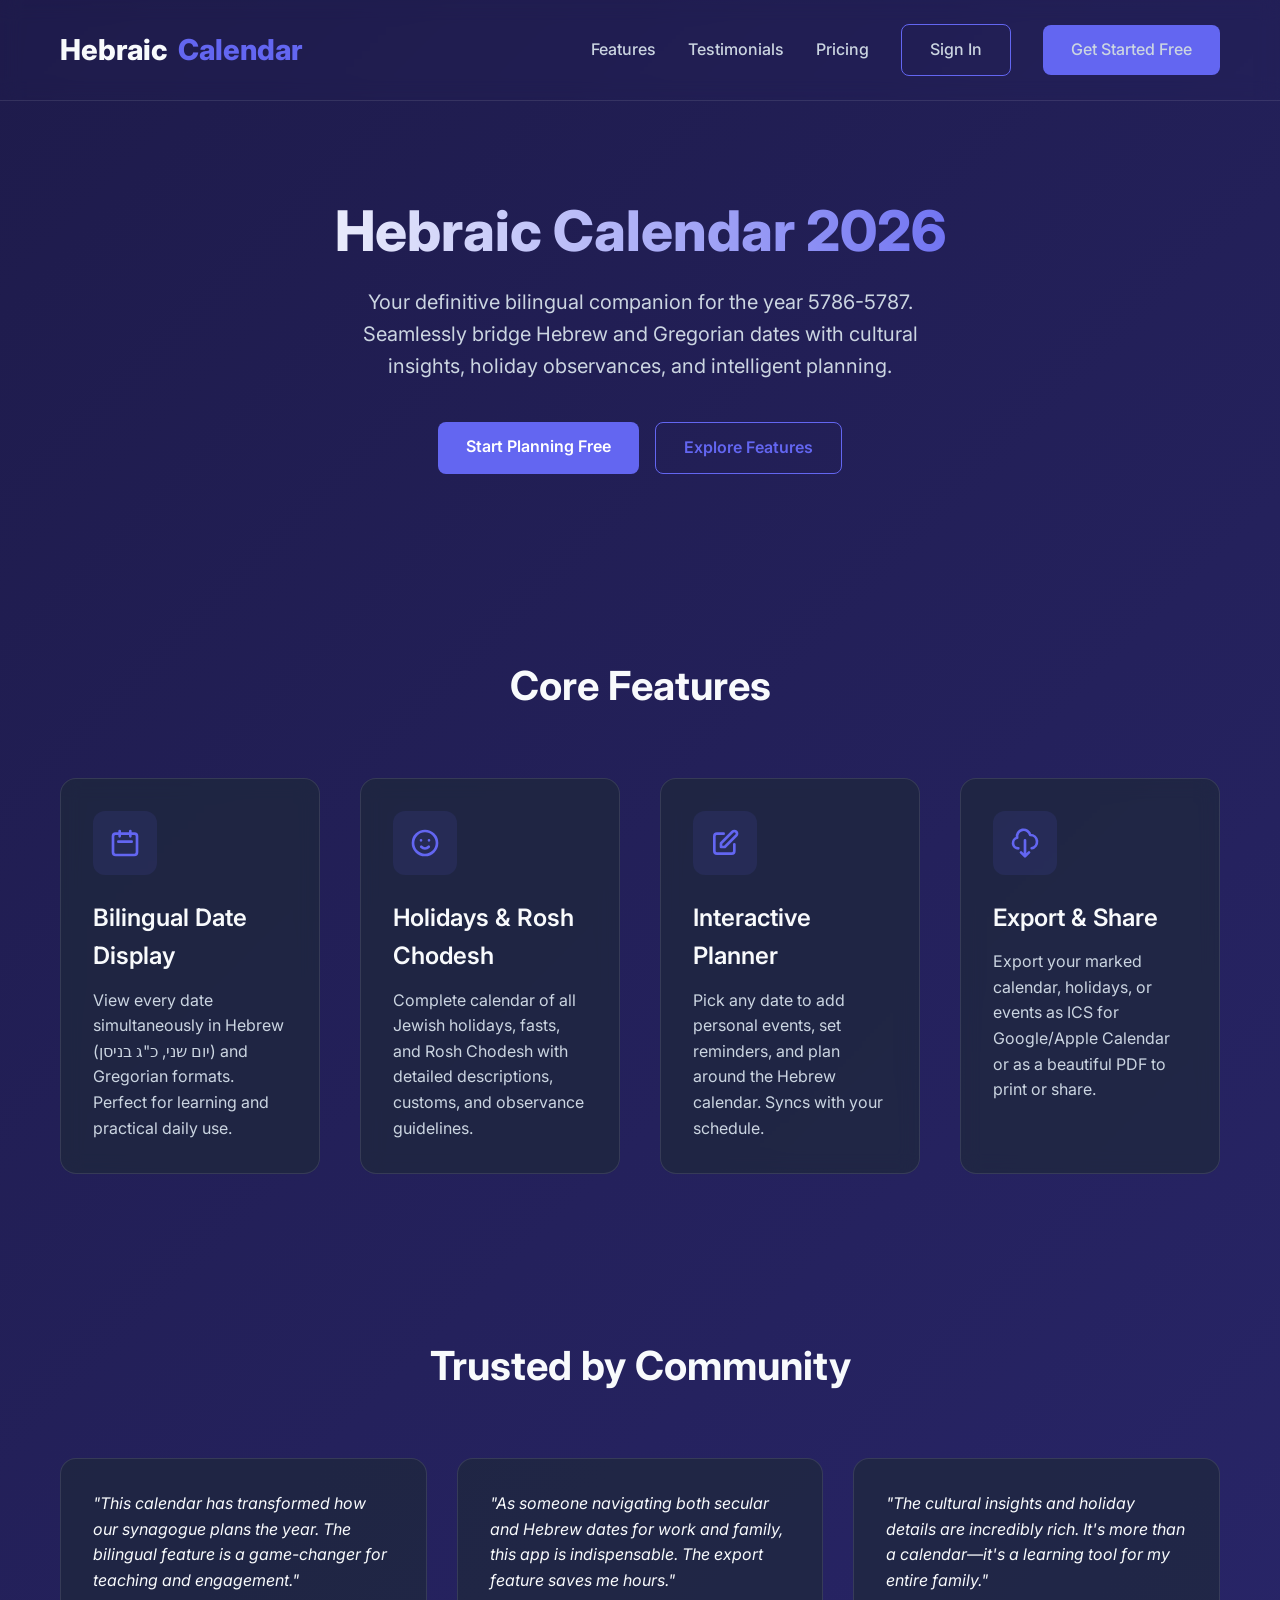
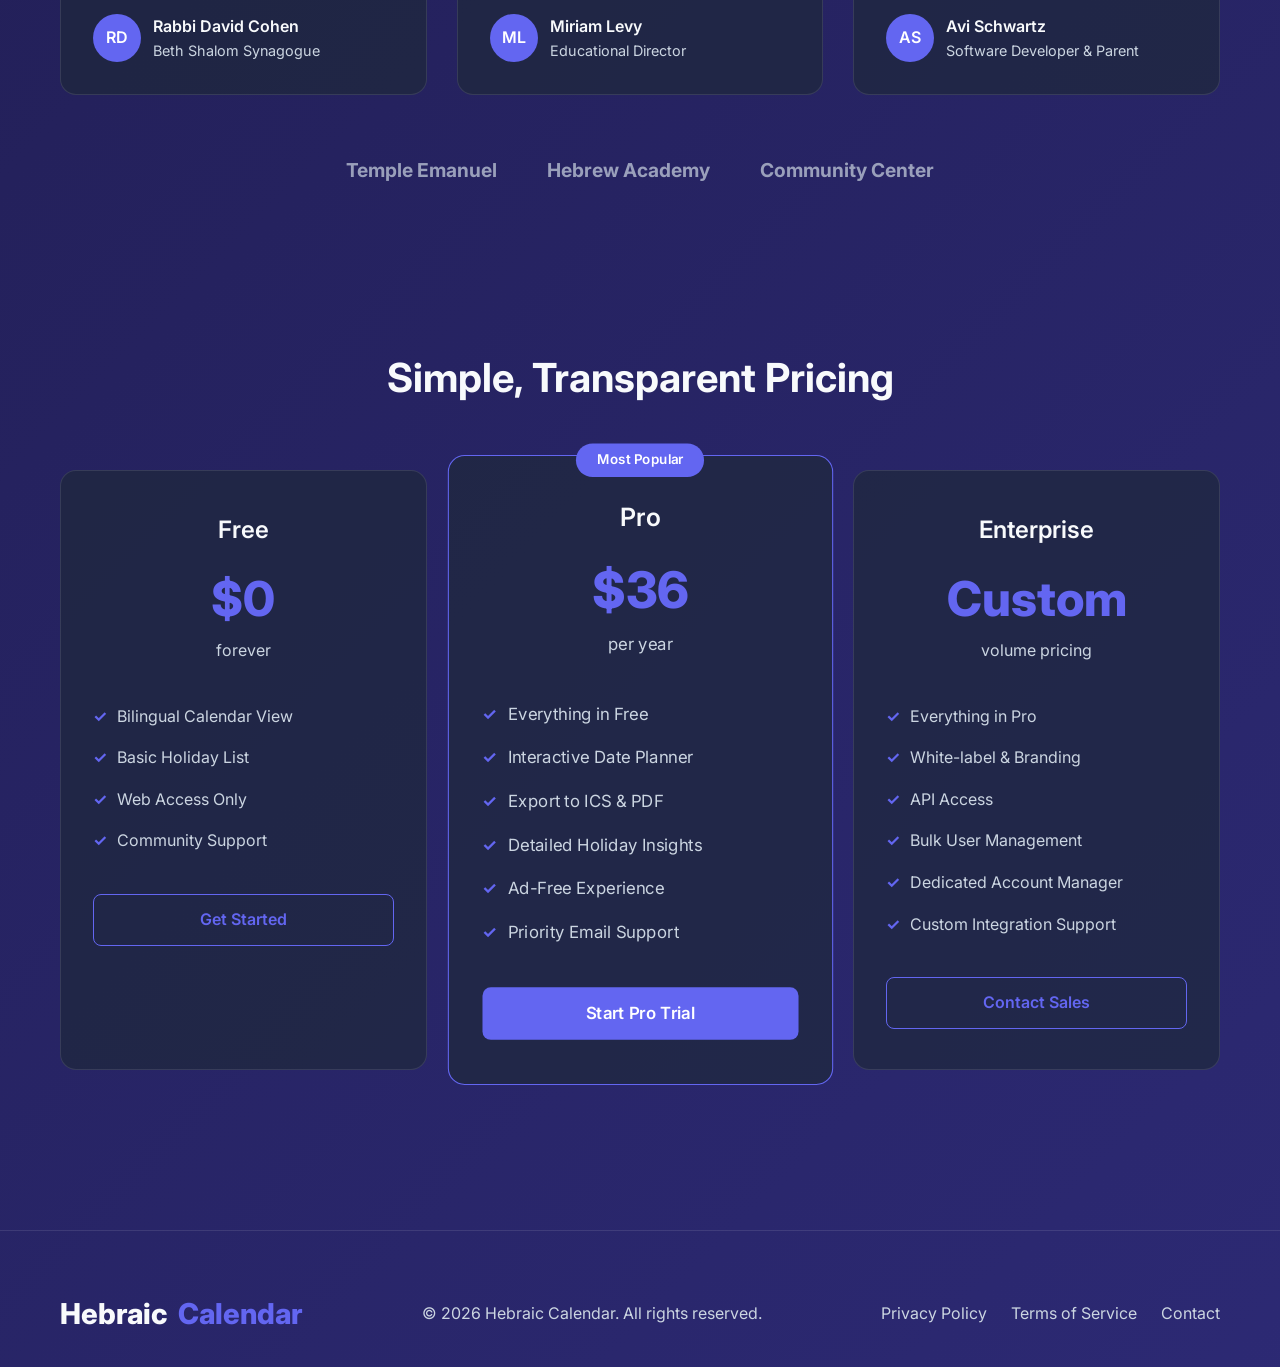
<file: index.html>
<!DOCTYPE html>
<html lang="en">
<head>
    <meta charset="UTF-8">
    <meta name="viewport" content="width=device-width, initial-scale=1.0">
    <title>Hebraic Calendar 2026 | Bilingual Hebrew-Gregorian Calendar</title>
    <link rel="preconnect" href="https://fonts.googleapis.com">
    <link rel="preconnect" href="https://fonts.gstatic.com" crossorigin>
    <link href="https://fonts.googleapis.com/css2?family=Inter:wght@300;400;500;600;700;800&display=swap" rel="stylesheet">
    <style>
        :root {
            --primary: #6366f1;
            --primary-dark: #4f46e5;
            --text-light: #f8fafc;
            --text-muted: #cbd5e1;
            --bg-dark: #0f172a;
            --bg-card: rgba(30, 41, 59, 0.7);
            --border-color: rgba(255, 255, 255, 0.1);
        }

        * {
            margin: 0;
            padding: 0;
            box-sizing: border-box;
        }

        body {
            font-family: 'Inter', sans-serif;
            background: linear-gradient(-45deg, #0f172a, #1e1b4b, #312e81, #1e1b4b);
            background-size: 400% 400%;
            animation: gradientBG 15s ease infinite;
            color: var(--text-light);
            min-height: 100vh;
            line-height: 1.6;
        }

        @keyframes gradientBG {
            0% { background-position: 0% 50%; }
            50% { background-position: 100% 50%; }
            100% { background-position: 0% 50%; }
        }

        .container {
            width: 100%;
            max-width: 1200px;
            margin: 0 auto;
            padding: 0 20px;
        }

        /* Header & Navigation */
        header {
            padding: 24px 0;
            backdrop-filter: blur(10px);
            border-bottom: 1px solid var(--border-color);
            position: sticky;
            top: 0;
            z-index: 100;
        }

        nav {
            display: flex;
            justify-content: space-between;
            align-items: center;
        }

        .logo {
            font-size: 1.8rem;
            font-weight: 800;
            color: var(--text-light);
            text-decoration: none;
            display: flex;
            align-items: center;
            gap: 10px;
        }

        .logo span {
            color: var(--primary);
        }

        .nav-links {
            display: flex;
            gap: 32px;
            align-items: center;
        }

        .nav-links a {
            color: var(--text-muted);
            text-decoration: none;
            font-weight: 500;
            transition: color 0.3s;
        }

        .nav-links a:hover {
            color: var(--primary);
        }

        .btn {
            display: inline-block;
            padding: 12px 28px;
            border-radius: 8px;
            font-weight: 600;
            text-decoration: none;
            transition: all 0.3s ease;
            cursor: pointer;
            border: none;
            font-family: 'Inter', sans-serif;
        }

        .btn-outline {
            color: var(--primary);
            border: 1px solid var(--primary);
            background: transparent;
        }

        .btn-outline:hover {
            background: rgba(99, 102, 241, 0.1);
        }

        .btn-primary {
            background: var(--primary);
            color: white;
        }

        .btn-primary:hover {
            background: var(--primary-dark);
            transform: translateY(-2px);
            box-shadow: 0 10px 25px rgba(99, 102, 241, 0.3);
        }

        /* Hero Section */
        .hero {
            padding: 100px 0;
            text-align: center;
            max-width: 800px;
            margin: 0 auto;
        }

        .hero h1 {
            font-size: 3.5rem;
            font-weight: 800;
            line-height: 1.1;
            margin-bottom: 24px;
            background: linear-gradient(90deg, var(--text-light), var(--primary));
            -webkit-background-clip: text;
            background-clip: text;
            color: transparent;
        }

        .hero p {
            font-size: 1.25rem;
            color: var(--text-muted);
            margin-bottom: 40px;
            max-width: 600px;
            margin-left: auto;
            margin-right: auto;
        }

        .hero-btns {
            display: flex;
            gap: 16px;
            justify-content: center;
            margin-top: 40px;
        }

        /* Features Section */
        .section {
            padding: 80px 0;
        }

        .section-title {
            text-align: center;
            font-size: 2.5rem;
            font-weight: 700;
            margin-bottom: 60px;
        }

        .features-grid {
            display: grid;
            grid-template-columns: repeat(auto-fit, minmax(250px, 1fr));
            gap: 40px;
        }

        .feature-card {
            background: var(--bg-card);
            border-radius: 16px;
            padding: 32px;
            backdrop-filter: blur(10px);
            border: 1px solid var(--border-color);
            transition: transform 0.3s, border-color 0.3s;
        }

        .feature-card:hover {
            transform: translateY(-10px);
            border-color: var(--primary);
        }

        .feature-icon {
            width: 64px;
            height: 64px;
            background: rgba(99, 102, 241, 0.1);
            border-radius: 12px;
            display: flex;
            align-items: center;
            justify-content: center;
            margin-bottom: 24px;
        }

        .feature-icon svg {
            width: 32px;
            height: 32px;
            color: var(--primary);
        }

        .feature-card h3 {
            font-size: 1.5rem;
            font-weight: 600;
            margin-bottom: 12px;
        }

        .feature-card p {
            color: var(--text-muted);
        }

        /* Social Proof */
        .testimonials {
            display: grid;
            grid-template-columns: repeat(auto-fit, minmax(300px, 1fr));
            gap: 30px;
            margin-top: 60px;
        }

        .testimonial-card {
            background: var(--bg-card);
            border-radius: 16px;
            padding: 32px;
            border: 1px solid var(--border-color);
        }

        .testimonial-text {
            font-style: italic;
            margin-bottom: 20px;
            color: var(--text-light);
        }

        .testimonial-author {
            display: flex;
            align-items: center;
            gap: 12px;
        }

        .author-avatar {
            width: 48px;
            height: 48px;
            border-radius: 50%;
            background: var(--primary);
            display: flex;
            align-items: center;
            justify-content: center;
            font-weight: 600;
            color: white;
        }

        .author-info h4 {
            font-weight: 600;
        }

        .author-info p {
            color: var(--text-muted);
            font-size: 0.9rem;
        }

        .client-logos {
            display: flex;
            justify-content: center;
            align-items: center;
            gap: 50px;
            margin-top: 60px;
            flex-wrap: wrap;
        }

        .client-logo {
            color: var(--text-muted);
            font-weight: 700;
            font-size: 1.2rem;
            opacity: 0.7;
        }

        /* Pricing */
        .pricing-grid {
            display: grid;
            grid-template-columns: repeat(auto-fit, minmax(280px, 1fr));
            gap: 30px;
            margin-top: 40px;
        }

        .pricing-card {
            background: var(--bg-card);
            border-radius: 16px;
            padding: 40px 32px;
            border: 1px solid var(--border-color);
            transition: all 0.3s;
            position: relative;
        }

        .pricing-card.featured {
            border-color: var(--primary);
            transform: scale(1.05);
        }

        .pricing-card.featured::before {
            content: 'Most Popular';
            position: absolute;
            top: -12px;
            left: 50%;
            transform: translateX(-50%);
            background: var(--primary);
            color: white;
            padding: 6px 20px;
            border-radius: 20px;
            font-size: 0.8rem;
            font-weight: 600;
        }

        .pricing-header {
            text-align: center;
            margin-bottom: 32px;
        }

        .pricing-name {
            font-size: 1.5rem;
            font-weight: 600;
            margin-bottom: 12px;
        }

        .pricing-price {
            font-size: 3rem;
            font-weight: 800;
            color: var(--primary);
        }

        .pricing-period {
            color: var(--text-muted);
            font-size: 1rem;
        }

        .pricing-features {
            list-style: none;
            margin-bottom: 32px;
        }

        .pricing-features li {
            padding: 8px 0;
            color: var(--text-muted);
            display: flex;
            align-items: center;
            gap: 10px;
        }

        .pricing-features li::before {
            content: '✓';
            color: var(--primary);
            font-weight: bold;
        }

        .pricing-card .btn {
            width: 100%;
            text-align: center;
        }

        /* Footer */
        footer {
            padding: 60px 0 30px;
            border-top: 1px solid var(--border-color);
            margin-top: 80px;
        }

        .footer-content {
            display: flex;
            justify-content: space-between;
            align-items: center;
            flex-wrap: wrap;
            gap: 30px;
        }

        .copyright {
            color: var(--text-muted);
        }

        .footer-links {
            display: flex;
            gap: 24px;
        }

        .footer-links a {
            color: var(--text-muted);
            text-decoration: none;
            transition: color 0.3s;
        }

        .footer-links a:hover {
            color: var(--primary);
        }

        /* Responsive */
        @media (max-width: 768px) {
            .hero h1 {
                font-size: 2.5rem;
            }

            .hero-btns {
                flex-direction: column;
                align-items: center;
            }

            .nav-links {
                display: none;
            }

            .pricing-card.featured {
                transform: none;
            }

            .footer-content {
                flex-direction: column;
                text-align: center;
            }
        }
    </style>
</head>
<body>
    <header>
        <div class="container">
            <nav>
                <a href="#" class="logo">Hebraic<span>Calendar</span></a>
                <div class="nav-links">
                    <a href="#features">Features</a>
                    <a href="#testimonials">Testimonials</a>
                    <a href="#pricing">Pricing</a>
                    <a href="auth.html" class="btn btn-outline">Sign In</a>
                    <a href="auth.html" class="btn btn-primary">Get Started Free</a>
                </div>
            </nav>
        </div>
    </header>

    <main>
        <section class="hero">
            <div class="container">
                <h1>Hebraic Calendar 2026</h1>
                <p>Your definitive bilingual companion for the year 5786-5787. Seamlessly bridge Hebrew and Gregorian dates with cultural insights, holiday observances, and intelligent planning.</p>
                <div class="hero-btns">
                    <a href="auth.html" class="btn btn-primary">Start Planning Free</a>
                    <a href="#features" class="btn btn-outline">Explore Features</a>
                </div>
            </div>
        </section>

        <section id="features" class="section">
            <div class="container">
                <h2 class="section-title">Core Features</h2>
                <div class="features-grid">
                    <div class="feature-card">
                        <div class="feature-icon">
                            <svg xmlns="http://www.w3.org/2000/svg" fill="none" viewBox="0 0 24 24" stroke="currentColor">
                                <path stroke-linecap="round" stroke-linejoin="round" stroke-width="2" d="M8 7V3m8 4V3m-9 8h10M5 21h14a2 2 0 002-2V7a2 2 0 00-2-2H5a2 2 0 00-2 2v12a2 2 0 002 2z" />
                            </svg>
                        </div>
                        <h3>Bilingual Date Display</h3>
                        <p>View every date simultaneously in Hebrew (יום שני, כ"ג בניסן) and Gregorian formats. Perfect for learning and practical daily use.</p>
                    </div>
                    <div class="feature-card">
                        <div class="feature-icon">
                            <svg xmlns="http://www.w3.org/2000/svg" fill="none" viewBox="0 0 24 24" stroke="currentColor">
                                <path stroke-linecap="round" stroke-linejoin="round" stroke-width="2" d="M14.828 14.828a4 4 0 01-5.656 0M9 10h.01M15 10h.01M21 12a9 9 0 11-18 0 9 9 0 0118 0z" />
                            </svg>
                        </div>
                        <h3>Holidays & Rosh Chodesh</h3>
                        <p>Complete calendar of all Jewish holidays, fasts, and Rosh Chodesh with detailed descriptions, customs, and observance guidelines.</p>
                    </div>
                    <div class="feature-card">
                        <div class="feature-icon">
                            <svg xmlns="http://www.w3.org/2000/svg" fill="none" viewBox="0 0 24 24" stroke="currentColor">
                                <path stroke-linecap="round" stroke-linejoin="round" stroke-width="2" d="M11 5H6a2 2 0 00-2 2v11a2 2 0 002 2h11a2 2 0 002-2v-5m-1.414-9.414a2 2 0 112.828 2.828L11.828 15H9v-2.828l8.586-8.586z" />
                            </svg>
                        </div>
                        <h3>Interactive Planner</h3>
                        <p>Pick any date to add personal events, set reminders, and plan around the Hebrew calendar. Syncs with your schedule.</p>
                    </div>
                    <div class="feature-card">
                        <div class="feature-icon">
                            <svg xmlns="http://www.w3.org/2000/svg" fill="none" viewBox="0 0 24 24" stroke="currentColor">
                                <path stroke-linecap="round" stroke-linejoin="round" stroke-width="2" d="M7 16a4 4 0 01-.88-7.903A5 5 0 1115.9 6L16 6a5 5 0 011 9.9M9 19l3 3m0 0l3-3m-3 3V10" />
                            </svg>
                        </div>
                        <h3>Export & Share</h3>
                        <p>Export your marked calendar, holidays, or events as ICS for Google/Apple Calendar or as a beautiful PDF to print or share.</p>
                    </div>
                </div>
            </div>
        </section>

        <section id="testimonials" class="section">
            <div class="container">
                <h2 class="section-title">Trusted by Community</h2>
                <div class="testimonials">
                    <div class="testimonial-card">
                        <p class="testimonial-text">"This calendar has transformed how our synagogue plans the year. The bilingual feature is a game-changer for teaching and engagement."</p>
                        <div class="testimonial-author">
                            <div class="author-avatar">RD</div>
                            <div class="author-info">
                                <h4>Rabbi David Cohen</h4>
                                <p>Beth Shalom Synagogue</p>
                            </div>
                        </div>
                    </div>
                    <div class="testimonial-card">
                        <p class="testimonial-text">"As someone navigating both secular and Hebrew dates for work and family, this app is indispensable. The export feature saves me hours."</p>
                        <div class="testimonial-author">
                            <div class="author-avatar">ML</div>
                            <div class="author-info">
                                <h4>Miriam Levy</h4>
                                <p>Educational Director</p>
                            </div>
                        </div>
                    </div>
                    <div class="testimonial-card">
                        <p class="testimonial-text">"The cultural insights and holiday details are incredibly rich. It's more than a calendar—it's a learning tool for my entire family."</p>
                        <div class="testimonial-author">
                            <div class="author-avatar">AS</div>
                            <div class="author-info">
                                <h4>Avi Schwartz</h4>
                                <p>Software Developer & Parent</p>
                            </div>
                        </div>
                    </div>
                </div>
                <div class="client-logos">
                    <div class="client-logo">Temple Emanuel</div>
                    <div class="client-logo">Hebrew Academy</div>
                    <div class="client-logo">Community Center</div>
                </div>
            </div>
        </section>

        <section id="pricing" class="section">
            <div class="container">
                <h2 class="section-title">Simple, Transparent Pricing</h2>
                <div class="pricing-grid">
                    <div class="pricing-card">
                        <div class="pricing-header">
                            <div class="pricing-name">Free</div>
                            <div class="pricing-price">$0</div>
                            <div class="pricing-period">forever</div>
                        </div>
                        <ul class="pricing-features">
                            <li>Bilingual Calendar View</li>
                            <li>Basic Holiday List</li>
                            <li>Web Access Only</li>
                            <li>Community Support</li>
                        </ul>
                        <a href="auth.html" class="btn btn-outline">Get Started</a>
                    </div>
                    <div class="pricing-card featured">
                        <div class="pricing-header">
                            <div class="pricing-name">Pro</div>
                            <div class="pricing-price">$36</div>
                            <div class="pricing-period">per year</div>
                        </div>
                        <ul class="pricing-features">
                            <li>Everything in Free</li>
                            <li>Interactive Date Planner</li>
                            <li>Export to ICS & PDF</li>
                            <li>Detailed Holiday Insights</li>
                            <li>Ad-Free Experience</li>
                            <li>Priority Email Support</li>
                        </ul>
                        <a href="auth.html" class="btn btn-primary">Start Pro Trial</a>
                    </div>
                    <div class="pricing-card">
                        <div class="pricing-header">
                            <div class="pricing-name">Enterprise</div>
                            <div class="pricing-price">Custom</div>
                            <div class="pricing-period">volume pricing</div>
                        </div>
                        <ul class="pricing-features">
                            <li>Everything in Pro</li>
                            <li>White-label & Branding</li>
                            <li>API Access</li>
                            <li>Bulk User Management</li>
                            <li>Dedicated Account Manager</li>
                            <li>Custom Integration Support</li>
                        </ul>
                        <a href="auth.html" class="btn btn-outline">Contact Sales</a>
                    </div>
                </div>
            </div>
        </section>
    </main>

    <footer>
        <div class="container">
            <div class="footer-content">
                <a href="#" class="logo">Hebraic<span>Calendar</span></a>
                <div class="copyright">
                    &copy; 2026 Hebraic Calendar. All rights reserved.
                </div>
                <div class="footer-links">
                    <a href="#">Privacy Policy</a>
                    <a href="#">Terms of Service</a>
                    <a href="mailto:support@hebraiccalendar.com">Contact</a>
                </div>
            </div>
        </div>
    </footer>
</body>
</html>
</file>
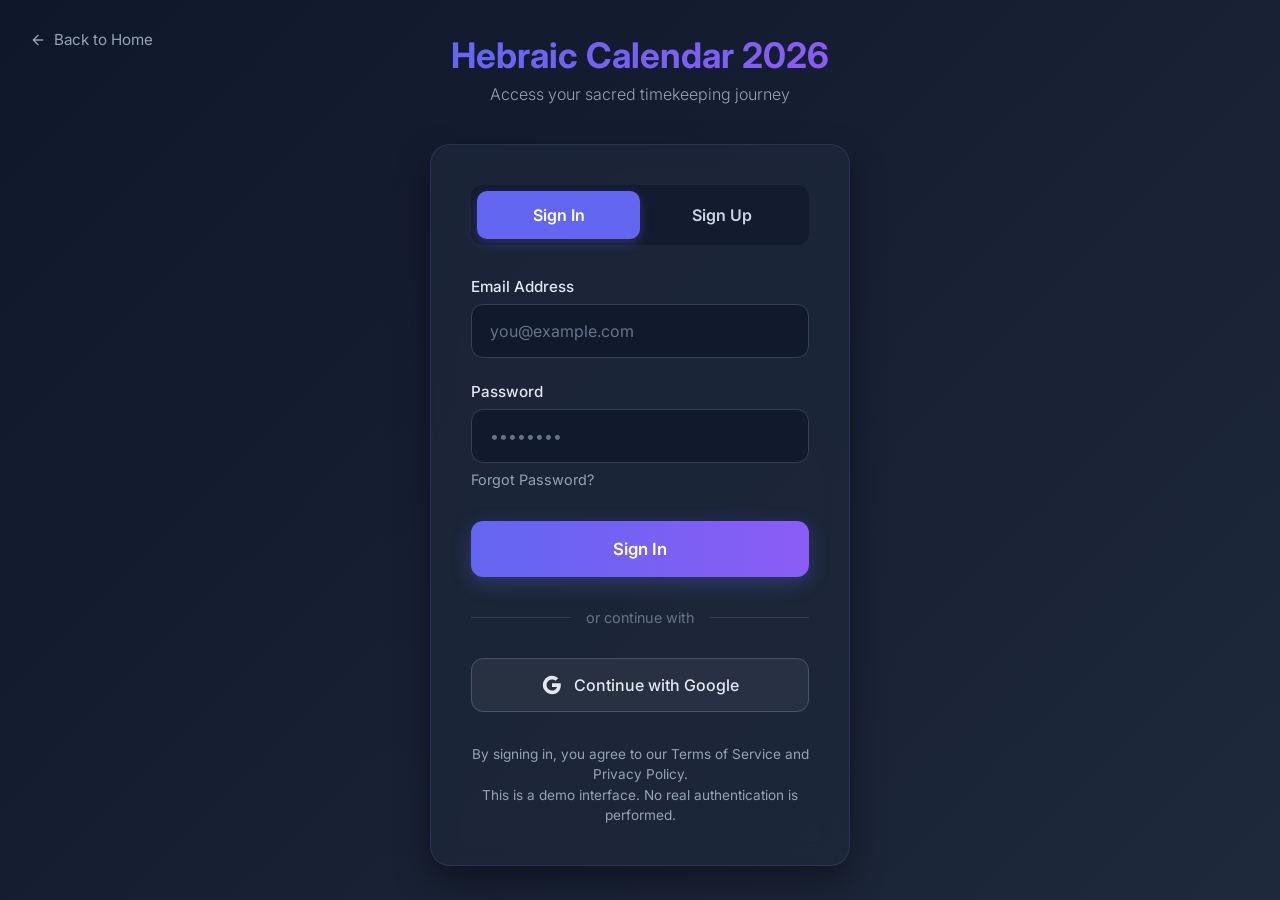
<file: auth.html>
<!DOCTYPE html>
<html lang="en">
<head>
    <meta charset="UTF-8">
    <meta name="viewport" content="width=device-width, initial-scale=1.0">
    <title>Hebraic Calendar 2026 | Auth</title>
    <link rel="preconnect" href="https://fonts.googleapis.com">
    <link rel="preconnect" href="https://fonts.gstatic.com" crossorigin>
    <link href="https://fonts.googleapis.com/css2?family=Inter:wght@300;400;500;600;700&display=swap" rel="stylesheet">
    <style>
        * {
            margin: 0;
            padding: 0;
            box-sizing: border-box;
            font-family: 'Inter', sans-serif;
        }

        body {
            background: linear-gradient(135deg, #0f172a 0%, #1e293b 100%);
            color: #f1f5f9;
            min-height: 100vh;
            display: flex;
            flex-direction: column;
            align-items: center;
            justify-content: center;
            padding: 20px;
        }

        .header {
            position: absolute;
            top: 30px;
            left: 30px;
        }

        .back-link {
            color: #94a3b8;
            text-decoration: none;
            font-size: 0.95rem;
            display: flex;
            align-items: center;
            gap: 8px;
            transition: color 0.2s;
        }

        .back-link:hover {
            color: #6366f1;
        }

        .container {
            width: 100%;
            max-width: 420px;
        }

        .brand-header {
            text-align: center;
            margin-bottom: 2.5rem;
        }

        .brand-header h1 {
            font-size: 2.2rem;
            font-weight: 700;
            background: linear-gradient(90deg, #6366f1, #8b5cf6);
            -webkit-background-clip: text;
            background-clip: text;
            color: transparent;
            margin-bottom: 0.5rem;
        }

        .brand-header p {
            color: #94a3b8;
            font-weight: 300;
            font-size: 1rem;
        }

        .auth-card {
            background: rgba(30, 41, 59, 0.7);
            backdrop-filter: blur(12px);
            border-radius: 20px;
            padding: 2.5rem;
            border: 1px solid rgba(99, 102, 241, 0.2);
            box-shadow: 0 15px 35px rgba(0, 0, 0, 0.4);
        }

        .tab-switcher {
            display: flex;
            background: rgba(15, 23, 42, 0.6);
            border-radius: 12px;
            padding: 6px;
            margin-bottom: 2rem;
        }

        .tab {
            flex: 1;
            text-align: center;
            padding: 14px;
            border-radius: 10px;
            font-weight: 600;
            font-size: 1rem;
            cursor: pointer;
            color: #cbd5e1;
            transition: all 0.3s ease;
        }

        .tab.active {
            background: #6366f1;
            color: white;
            box-shadow: 0 4px 12px rgba(99, 102, 241, 0.3);
        }

        .form-container {
            display: none;
        }

        .form-container.active {
            display: block;
            animation: fadeIn 0.4s ease;
        }

        @keyframes fadeIn {
            from { opacity: 0; transform: translateY(10px); }
            to { opacity: 1; transform: translateY(0); }
        }

        .form-group {
            margin-bottom: 1.5rem;
        }

        .form-group label {
            display: block;
            margin-bottom: 8px;
            font-weight: 500;
            font-size: 0.95rem;
            color: #e2e8f0;
        }

        .form-control {
            width: 100%;
            padding: 16px 18px;
            background: rgba(15, 23, 42, 0.8);
            border: 1px solid #334155;
            border-radius: 12px;
            color: #f8fafc;
            font-size: 1rem;
            transition: all 0.3s;
        }

        .form-control:focus {
            outline: none;
            border-color: #6366f1;
            box-shadow: 0 0 0 3px rgba(99, 102, 241, 0.2);
        }

        .form-control::placeholder {
            color: #64748b;
        }

        .forgot-link {
            display: inline-block;
            color: #94a3b8;
            text-decoration: none;
            font-size: 0.9rem;
            margin-top: 8px;
            transition: color 0.2s;
        }

        .forgot-link:hover {
            color: #6366f1;
        }

        .submit-btn {
            width: 100%;
            padding: 18px;
            background: linear-gradient(90deg, #6366f1, #8b5cf6);
            color: white;
            border: none;
            border-radius: 12px;
            font-weight: 600;
            font-size: 1.05rem;
            cursor: pointer;
            transition: all 0.3s;
            margin-top: 0.5rem;
            box-shadow: 0 6px 20px rgba(99, 102, 241, 0.3);
        }

        .submit-btn:hover {
            transform: translateY(-2px);
            box-shadow: 0 10px 25px rgba(99, 102, 241, 0.4);
        }

        .submit-btn:active {
            transform: translateY(0);
        }

        .divider {
            display: flex;
            align-items: center;
            margin: 2rem 0;
            color: #64748b;
            font-size: 0.9rem;
        }

        .divider::before,
        .divider::after {
            content: "";
            flex: 1;
            height: 1px;
            background: #334155;
        }

        .divider span {
            padding: 0 15px;
        }

        .google-btn {
            width: 100%;
            padding: 16px;
            background: rgba(255, 255, 255, 0.05);
            border: 1px solid #475569;
            border-radius: 12px;
            color: #e2e8f0;
            font-weight: 500;
            font-size: 1rem;
            cursor: pointer;
            display: flex;
            align-items: center;
            justify-content: center;
            gap: 12px;
            transition: all 0.3s;
        }

        .google-btn:hover {
            background: rgba(255, 255, 255, 0.1);
            border-color: #6366f1;
        }

        .google-icon {
            width: 20px;
            height: 20px;
            background: url('data:image/svg+xml;utf8,<svg xmlns="http://www.w3.org/2000/svg" viewBox="0 0 24 24"><path fill="%23e2e8f0" d="M22.56 12.25c0-.78-.07-1.53-.2-2.25H12v4.26h5.92c-.26 1.37-1.04 2.53-2.21 3.31v2.77h3.57c2.08-1.92 3.28-4.74 3.28-8.09z"/><path fill="%23e2e8f0" d="M12 23c2.97 0 5.46-.98 7.28-2.66l-3.57-2.77c-.98.66-2.23 1.06-3.71 1.06-2.86 0-5.29-1.93-6.16-4.53H2.18v2.84C3.99 20.53 7.7 23 12 23z"/><path fill="%23e2e8f0" d="M5.84 14.09c-.22-.66-.35-1.36-.35-2.09s.13-1.43.35-2.09V7.07H2.18C1.43 8.55 1 10.22 1 12s.43 3.45 1.18 4.93l2.85-2.22.81-.62z"/><path fill="%23e2e8f0" d="M12 5.38c1.62 0 3.06.56 4.21 1.64l3.15-3.15C17.45 2.09 14.97 1 12 1 7.7 1 3.99 3.47 2.18 7.07l3.66 2.84c.87-2.6 3.3-4.53 6.16-4.53z"/></svg>') no-repeat center;
            background-size: contain;
        }

        .footer-note {
            text-align: center;
            margin-top: 2rem;
            color: #94a3b8;
            font-size: 0.85rem;
            line-height: 1.5;
        }

        @media (max-width: 480px) {
            .auth-card {
                padding: 2rem;
            }
            .brand-header h1 {
                font-size: 1.9rem;
            }
        }
    </style>
</head>
<body>
    <div class="header">
        <a href="index.html" class="back-link">
            <svg width="16" height="16" viewBox="0 0 24 24" fill="none" xmlns="http://www.w3.org/2000/svg">
                <path d="M19 12H5M5 12L12 19M5 12L12 5" stroke="currentColor" stroke-width="2" stroke-linecap="round" stroke-linejoin="round"/>
            </svg>
            Back to Home
        </a>
    </div>

    <div class="container">
        <div class="brand-header">
            <h1>Hebraic Calendar 2026</h1>
            <p>Access your sacred timekeeping journey</p>
        </div>

        <div class="auth-card">
            <div class="tab-switcher">
                <div class="tab active" data-tab="signin">Sign In</div>
                <div class="tab" data-tab="signup">Sign Up</div>
            </div>

            <form id="signin-form" class="form-container active">
                <div class="form-group">
                    <label for="signin-email">Email Address</label>
                    <input type="email" id="signin-email" class="form-control" placeholder="you@example.com" required>
                </div>
                <div class="form-group">
                    <label for="signin-password">Password</label>
                    <input type="password" id="signin-password" class="form-control" placeholder="••••••••" required>
                    <a href="#" class="forgot-link">Forgot Password?</a>
                </div>
                <button type="submit" class="submit-btn">Sign In</button>
            </form>

            <form id="signup-form" class="form-container">
                <div class="form-group">
                    <label for="signup-name">Full Name</label>
                    <input type="text" id="signup-name" class="form-control" placeholder="John Doe" required>
                </div>
                <div class="form-group">
                    <label for="signup-email">Email Address</label>
                    <input type="email" id="signup-email" class="form-control" placeholder="you@example.com" required>
                </div>
                <div class="form-group">
                    <label for="signup-password">Password</label>
                    <input type="password" id="signup-password" class="form-control" placeholder="••••••••" required>
                </div>
                <div class="form-group">
                    <label for="signup-confirm">Confirm Password</label>
                    <input type="password" id="signup-confirm" class="form-control" placeholder="••••••••" required>
                </div>
                <button type="submit" class="submit-btn">Create Account</button>
            </form>

            <div class="divider">
                <span>or continue with</span>
            </div>

            <button class="google-btn">
                <span class="google-icon"></span>
                Continue with Google
            </button>

            <div class="footer-note">
                By signing in, you agree to our Terms of Service and Privacy Policy.
                <br>This is a demo interface. No real authentication is performed.
            </div>
        </div>
    </div>

    <script>
        // Tab Switching
        const tabs = document.querySelectorAll('.tab');
        const forms = document.querySelectorAll('.form-container');

        tabs.forEach(tab => {
            tab.addEventListener('click', () => {
                const targetTab = tab.getAttribute('data-tab');

                // Update active tab
                tabs.forEach(t => t.classList.remove('active'));
                tab.classList.add('active');

                // Show corresponding form
                forms.forEach(form => {
                    form.classList.remove('active');
                    if (form.id === `${targetTab}-form`) {
                        form.classList.add('active');
                    }
                });
            });
        });

        // Form Submission
        document.getElementById('signin-form').addEventListener('submit', function(e) {
            e.preventDefault();
            const email = document.getElementById('signin-email').value.trim();
            const password = document.getElementById('signin-password').value.trim();

            if (!email || !password) {
                alert('Please fill in all fields.');
                return;
            }

            // Mock authentication
            localStorage.setItem('authToken', 'mock-token-' + Date.now());
            alert('Sign in successful! Redirecting...');
            window.location.href = 'app.html';
        });

        document.getElementById('signup-form').addEventListener('submit', function(e) {
            e.preventDefault();
            const name = document.getElementById('signup-name').value.trim();
            const email = document.getElementById('signup-email').value.trim();
            const password = document.getElementById('signup-password').value.trim();
            const confirm = document.getElementById('signup-confirm').value.trim();

            if (!name || !email || !password || !confirm) {
                alert('Please fill in all fields.');
                return;
            }

            if (password !== confirm) {
                alert('Passwords do not match.');
                return;
            }

            if (password.length < 6) {
                alert('Password must be at least 6 characters.');
                return;
            }

            // Mock registration
            localStorage.setItem('authToken', 'mock-token-' + Date.now());
            alert('Account created successfully! Redirecting...');
            window.location.href = 'app.html';
        });

        // Google Button (Visual Only)
        document.querySelector('.google-btn').addEventListener('click', () => {
            alert('Google authentication would be implemented in a production environment.');
        });

        // Forgot Password Link
        document.querySelector('.forgot-link').addEventListener('click', (e) => {
            e.preventDefault();
            alert('A password reset link would be sent to your email in a production environment.');
        });
    </script>
</body>
</html>
</file>
